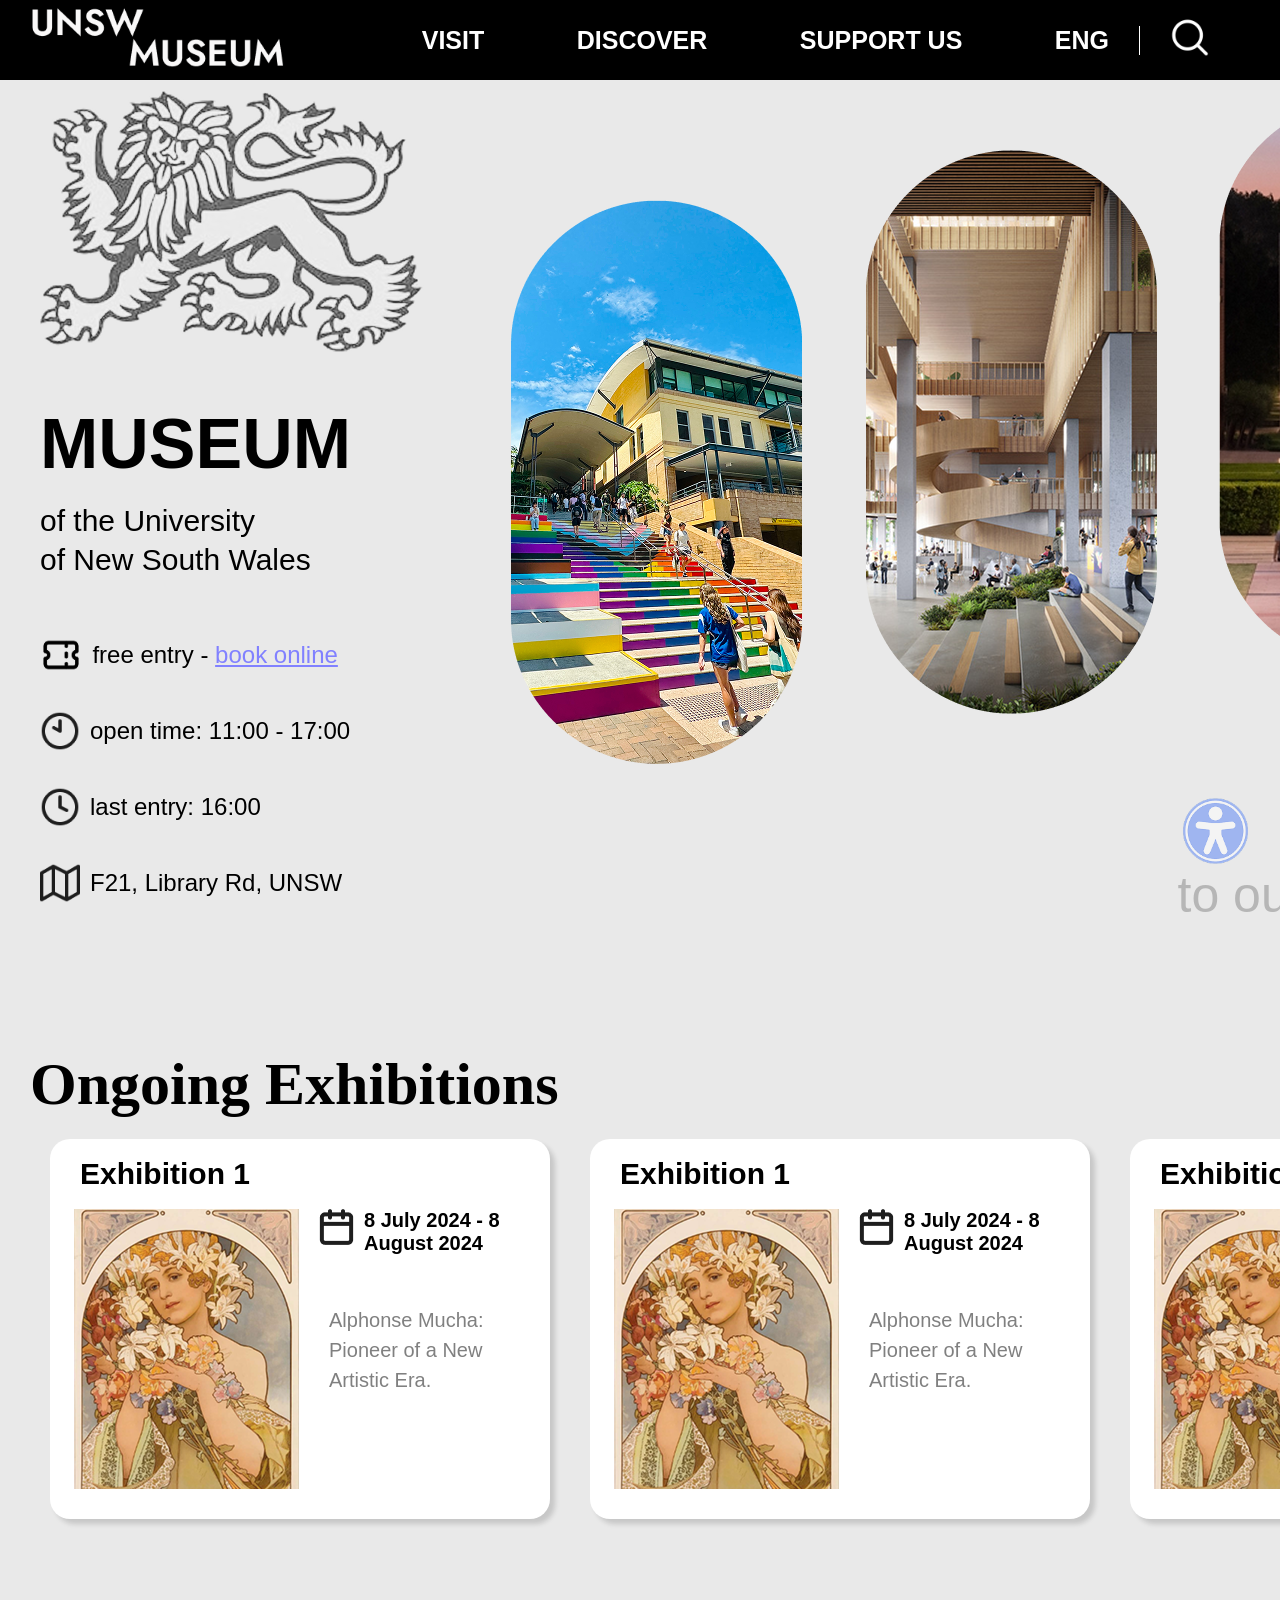
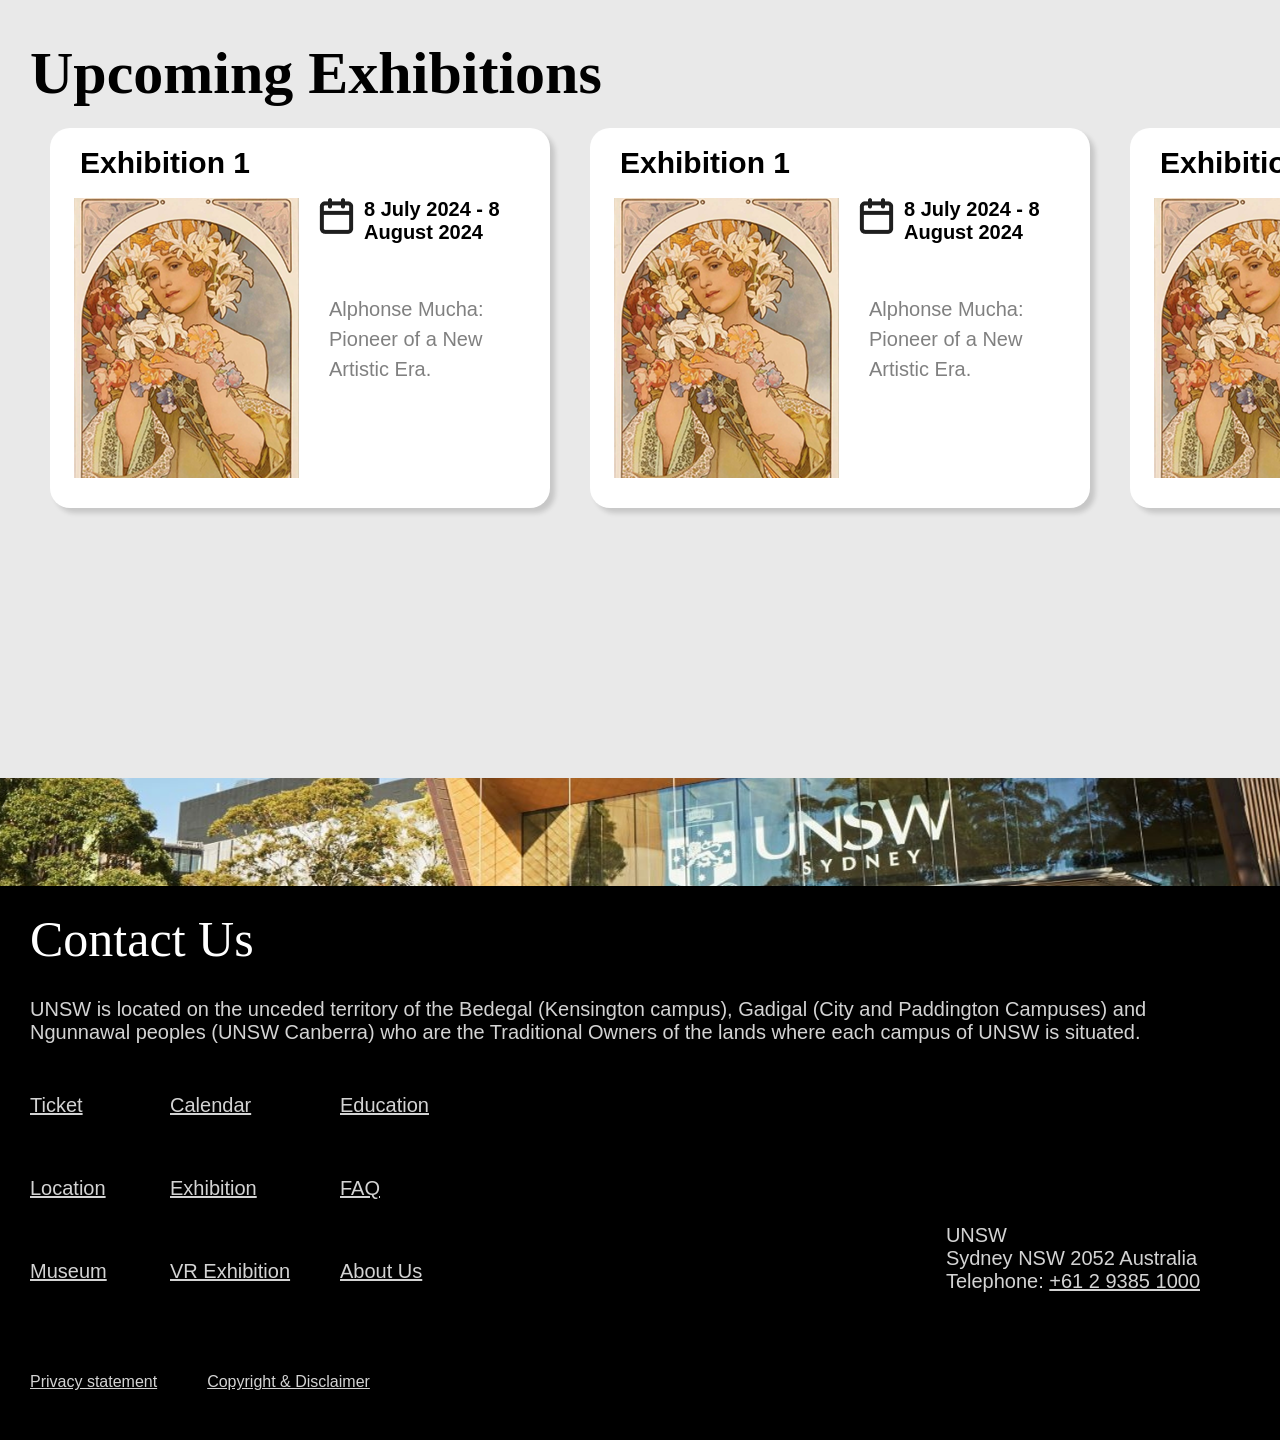
<file: index.html>
<!DOCTYPE html>
<html lang="en">

<head>
  <meta charset="UTF-8">
  <meta name="viewport" content="width=device-width, initial-scale=1.0">
  <title>Home Page</title>
  <!-- <link rel="stylesheet" href="/homepage.css"> -->
  <link rel="stylesheet" href="homepage.css">
</head>

<body>
  <div>
    <div class="home-header">
      <div class="hearder-p">
        <img class="header-logo" src="./image/icon/logo.png" alt="logo">
      </div>
      <div class="hearder-p">
        VISIT
      </div>
      <div class="hearder-p">
        DISCOVER
      </div>
      <div class="hearder-p">
        SUPPORT US
      </div>
      <div class="hearder-p header-search">
        <div class="header-trans">
          ENG
        </div>
        <div>
          <img class="search-bar" src="./image/icon/search.png" alt="search bar">
        </div>
      </div>
    </div>

    <div class="home-welcome">
      <div class="home-welcome-left">
        <div>
          <img src="./image/icon/images-removebg-preview 1.png" alt="">
        </div>
        <div class="home-title">
          <p class="home-title-1">MUSEUM</p>
          <p class="home-title-2">of the University</p>
          <p class="home-title-3">of New South Wales</p>
        </div>
        <div>
          <div class="welcome-p">
            <img src="./image/icon/ticket.png" alt="ticket-icon">
            <p>free entry - <u class="book-link">book online</u></p>
          </div>
          <div class="welcome-p">
            <img src="./image/icon/Clock_open.png" alt="time-icon">
            <p>open time: 11:00 - 17:00</p>
          </div>
          <div class="welcome-p">
            <img src="./image/icon/Clock_close.png" alt="close-time-icon">
            <p>last entry: 16:00</p>
          </div>
          <div class="welcome-p">
            <img src="./image/icon/Map.png" alt="map-icon">
            <p>F21, Library Rd, UNSW</p>
          </div>
        </div>
      </div>
      <div class="home-picture-word">
        <div class="home-picture">
          <div class="home-picture1">
            <img src="./image/icon/home-picture1.png" alt="pic1">
          </div>
          <div class="home-picture2">
            <img src="./image/icon/home-picture2.png" alt="pic2">
          </div>
          <div class="home-picture3">
            <img src="./image/icon/home-picture3.png" alt="pic3">
          </div>
        </div>
        <div class="home-welcome-word">
          <p class="home-welcome-word1">Welcome</p>
          <p class="home-welcome-word2">to our museum</p>
        </div>
      </div>

    </div>



    <div class="home-onging">
      <div class="home-onging-title">
        Ongoing Exhibitions
      </div>
      <div class="home-onging-card">

        <div class="home-onging-card1">
          <div class="home-onging-card1-title">
            Exhibition 1
          </div>
          <div class="home-onging-card1-content">
            <div class="home-onging-card1-picture">
              <img src="./image/icon/exhibition1.png" alt="exhibition">
            </div>
            <div class="home-onging-card1-detail">
              <div class="home-onging-card1-date">
                <img src="./image/icon/calender.png" alt="date">
                <p>8 July 2024 - 8 August 2024</p>
              </div>
              <div class="home-onging-card1-description">
                <p>Alphonse Mucha: Pioneer of a New Artistic Era.</p>
              </div>
            </div>
          </div>
        </div>
<!-- will delete from here -->
        <div class="home-onging-card1">
          <div class="home-onging-card1-title">
            Exhibition 1
          </div>
          <div class="home-onging-card1-content">
            <div class="home-onging-card1-picture">
              <img src="./image/icon/exhibition1.png" alt="exhibition">
            </div>
            <div class="home-onging-card1-detail">
              <div class="home-onging-card1-date">
                <img src="./image/icon/calender.png" alt="date">
                <p>8 July 2024 - 8 August 2024</p>
              </div>
              <div class="home-onging-card1-description">
                <p>Alphonse Mucha: Pioneer of a New Artistic Era.</p>
              </div>
            </div>
          </div>
        </div>
        <div class="home-onging-card1">
          <div class="home-onging-card1-title">
            Exhibition 1
          </div>
          <div class="home-onging-card1-content">
            <div class="home-onging-card1-picture">
              <img src="./image/icon/exhibition1.png" alt="exhibition">
            </div>
            <div class="home-onging-card1-detail">
              <div class="home-onging-card1-date">
                <img src="./image/icon/calender.png" alt="date">
                <p>8 July 2024 - 8 August 2024</p>
              </div>
              <div class="home-onging-card1-description">
                <p>Alphonse Mucha: Pioneer of a New Artistic Era.</p>
              </div>
            </div>
          </div>
        </div>
        <div class="home-onging-card1">
          <div class="home-onging-card1-title">
            Exhibition 1
          </div>
          <div class="home-onging-card1-content">
            <div class="home-onging-card1-picture">
              <img src="./image/icon/exhibition1.png" alt="exhibition">
            </div>
            <div class="home-onging-card1-detail">
              <div class="home-onging-card1-date">
                <img src="./image/icon/calender.png" alt="date">
                <p>8 July 2024 - 8 August 2024</p>
              </div>
              <div class="home-onging-card1-description">
                <p>Alphonse Mucha: Pioneer of a New Artistic Era.</p>
              </div>
            </div>
          </div>
        </div>
        <div class="home-onging-card1">
          <div class="home-onging-card1-title">
            Exhibition 1
          </div>
          <div class="home-onging-card1-content">
            <div class="home-onging-card1-picture">
              <img src="./image/icon/exhibition1.png" alt="exhibition">
            </div>
            <div class="home-onging-card1-detail">
              <div class="home-onging-card1-date">
                <img src="./image/icon/calender.png" alt="date">
                <p>8 July 2024 - 8 August 2024</p>
              </div>
              <div class="home-onging-card1-description">
                <p>Alphonse Mucha: Pioneer of a New Artistic Era.</p>
              </div>
            </div>
          </div>
        </div>
        <div class="home-onging-card1">
          <div class="home-onging-card1-title">
            Exhibition 1
          </div>
          <div class="home-onging-card1-content">
            <div class="home-onging-card1-picture">
              <img src="./image/icon/exhibition1.png" alt="exhibition">
            </div>
            <div class="home-onging-card1-detail">
              <div class="home-onging-card1-date">
                <img src="./image/icon/calender.png" alt="date">
                <p>8 July 2024 - 8 August 2024</p>
              </div>
              <div class="home-onging-card1-description">
                <p>Alphonse Mucha: Pioneer of a New Artistic Era.</p>
              </div>
            </div>
          </div>
        </div>
<!-- will delete until here -->


      </div>
    </div>

    <div class="home-upcoming">
      <div class="home-upcoming-title">
        Upcoming Exhibitions
      </div>
      <div class="home-upcoming-card">
<!-- will delete from here -->
      <div class="home-upcoming-card1">
        <div class="home-upcoming-card1-title">
          Exhibition 1
        </div>
        <div class="home-upcoming-card1-content">
          <div class="home-upcoming-card1-picture">
            <img src="./image/icon/exhibition1.png" alt="exhibition">
          </div>
          <div class="home-upcoming-card1-detail">
            <div class="home-upcoming-card1-date">
              <img src="./image/icon/calender.png" alt="date">
              <p>8 July 2024 - 8 August 2024</p>
            </div>
            <div class="home-upcoming-card1-description">
              <p>Alphonse Mucha: Pioneer of a New Artistic Era.</p>
            </div>
          </div>
        </div>
      </div>
      <div class="home-upcoming-card1">
        <div class="home-upcoming-card1-title">
          Exhibition 1
        </div>
        <div class="home-upcoming-card1-content">
          <div class="home-upcoming-card1-picture">
            <img src="./image/icon/exhibition1.png" alt="exhibition">
          </div>
          <div class="home-upcoming-card1-detail">
            <div class="home-upcoming-card1-date">
              <img src="./image/icon/calender.png" alt="date">
              <p>8 July 2024 - 8 August 2024</p>
            </div>
            <div class="home-upcoming-card1-description">
              <p>Alphonse Mucha: Pioneer of a New Artistic Era.</p>
            </div>
          </div>
        </div>
      </div>
      <div class="home-upcoming-card1">
        <div class="home-upcoming-card1-title">
          Exhibition 1
        </div>
        <div class="home-upcoming-card1-content">
          <div class="home-upcoming-card1-picture">
            <img src="./image/icon/exhibition1.png" alt="exhibition">
          </div>
          <div class="home-upcoming-card1-detail">
            <div class="home-upcoming-card1-date">
              <img src="./image/icon/calender.png" alt="date">
              <p>8 July 2024 - 8 August 2024</p>
            </div>
            <div class="home-upcoming-card1-description">
              <p>Alphonse Mucha: Pioneer of a New Artistic Era.</p>
            </div>
          </div>
        </div>
      </div>
      <div class="home-upcoming-card1">
        <div class="home-upcoming-card1-title">
          Exhibition 1
        </div>
        <div class="home-upcoming-card1-content">
          <div class="home-upcoming-card1-picture">
            <img src="./image/icon/exhibition1.png" alt="exhibition">
          </div>
          <div class="home-upcoming-card1-detail">
            <div class="home-upcoming-card1-date">
              <img src="./image/icon/calender.png" alt="date">
              <p>8 July 2024 - 8 August 2024</p>
            </div>
            <div class="home-upcoming-card1-description">
              <p>Alphonse Mucha: Pioneer of a New Artistic Era.</p>
            </div>
          </div>
        </div>
      </div>

<!-- will delete until here -->
      </div>
    </div>

    <div class="home-footer-image">
      <img src="./image/icon/footer.png" alt="footer image">
    </div>

    <div class="home-footer">

      <div class="home-footer-title">
        Contact Us
      </div>
      <div class="home-footer-content1">
        UNSW is located on the unceded territory of the Bedegal (Kensington campus), Gadigal (City and Paddington Campuses) and Ngunnawal peoples (UNSW Canberra) who are the Traditional Owners of the lands where each campus of UNSW is situated.
      </div>
      <div class="home-footer-content2">
        <div class="home-footer-selector">
          <div class="home-footer-ticket">
            <u>Ticket</u>
          </div>
          <div class="home-footer-calendar">
            <u>Calendar</u>
          </div>
          <div class="home-footer-education">
            <u>Education</u>
          </div>
          <div class="home-footer-location">
            <u>Location</u>
          </div>
          <div class="home-footer-exhibition">
            <u>Exhibition</u>
          </div>
          <div class="home-footer-faq">
            <u>FAQ</u>
          </div>
          <div class="home-footer-museum">
            <u>Museum</u>
          </div>
          <div class="home-footer-vrexhibition">
            <u>VR Exhibition</u>
          </div>
          <div class="home-footer-aboutus">
            <u>About Us</u>
          </div>
        </div>
        <div class="home-footer-contactnum">
          <div>
            UNSW
          </div>
          <div>
            Sydney NSW 2052 Australia
          </div>
          <div>
            Telephone: <u>+61 2 9385 1000</u>
          </div>
        </div>
      </div>
      <div class="home-footer-privacy">
        <div class="privacy-statement">
          <u>Privacy statement</u>
        </div>
        <div class="copyright-disclaimer">
          <u>Copyright & Disclaimer</u>
        </div>
      </div>
    </div>

    <div class="home-accessibility">
      <img src="./image/icon/accessibility.png" alt="accessibility icon">
    </div>
  </div>
</body>

</html>
</file>
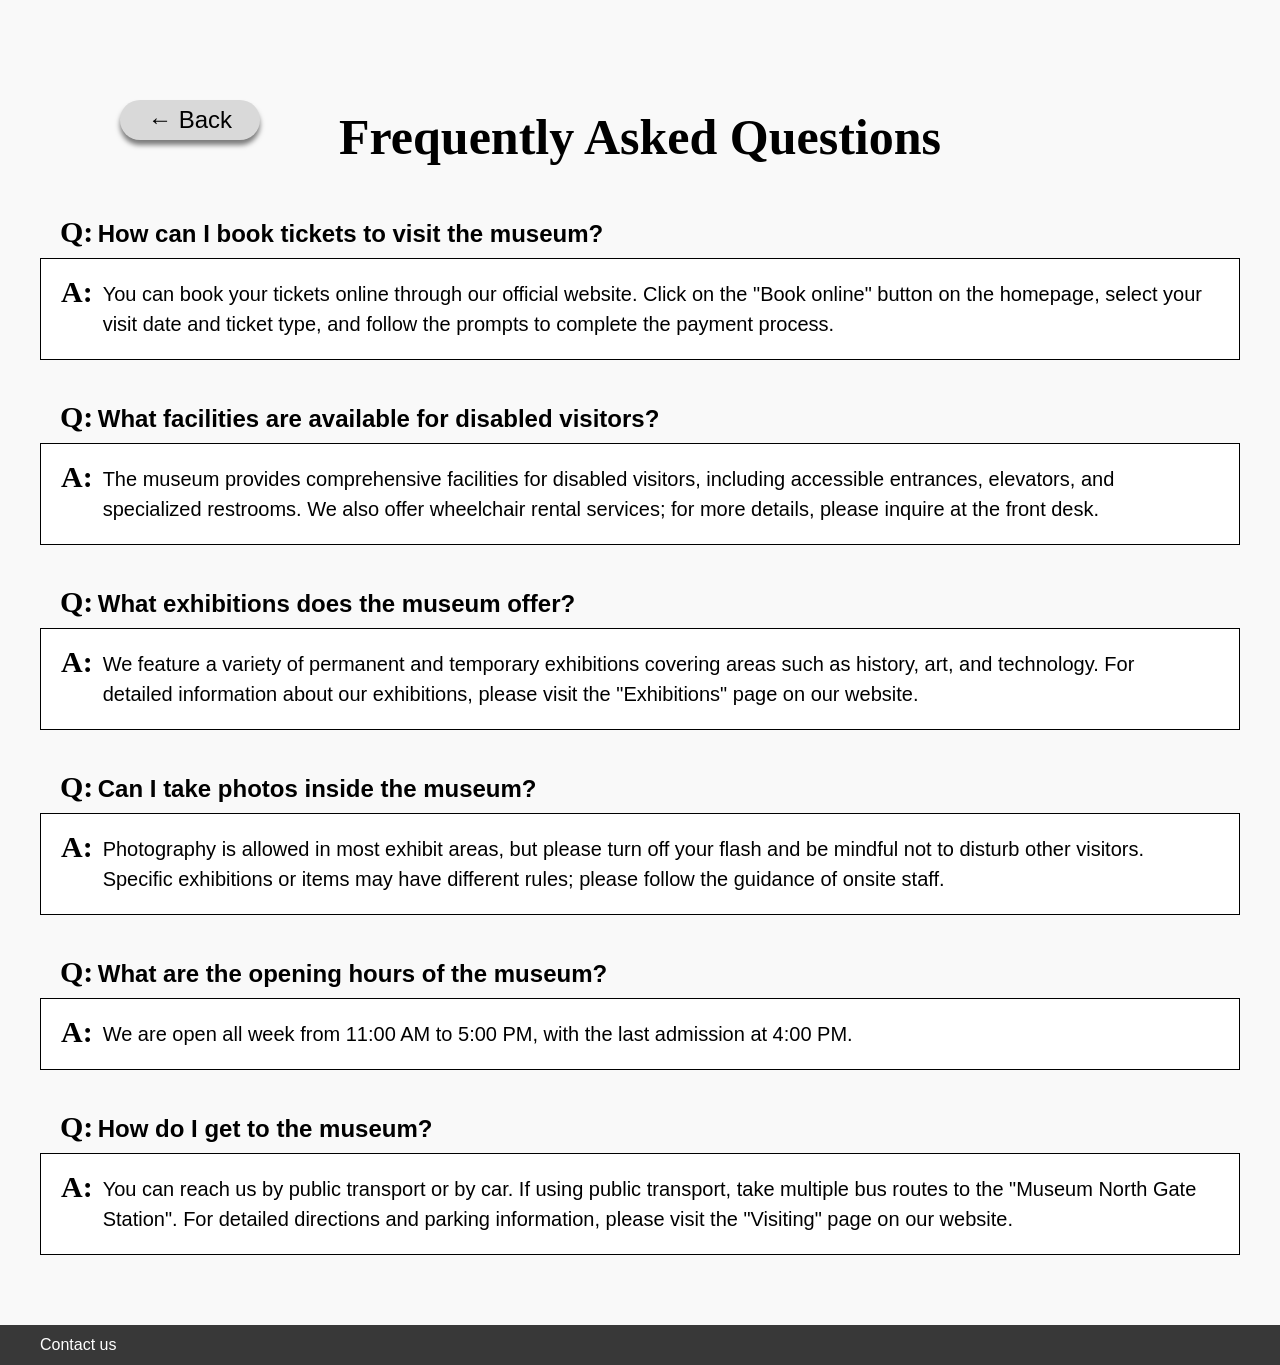
<file: faqPage.html>
<!DOCTYPE html>
<html lang="en">

<head>
  <meta charset="UTF-8">
  <meta name="viewport" content="width=device-width, initial-scale=1.0">
  <link rel="stylesheet" href="./faqPage.css">
  <title>FAQ</title>
</head>

<body>
  <button id="backBtn" class="fixed-btn">← Back</button>
  <div class="title wrapper">
    <h1>Frequently Asked Questions</h1>
  </div>
  <div class="QAList wrapper">
    <div class="QA">
      <div class="Q">
        <i class="left">Q:</i>
        <i class="right">How can I book tickets to visit the museum?</i>
      </div>
      <div class="A">
        <i class="left">A:</i>
        <i class="right">You can book your tickets online through our official website. Click on the "Book online"
          button on the homepage, select your visit date and ticket type, and follow the prompts to complete the payment
          process.</i>
      </div>
    </div>
    <div class="QA">
      <div class="Q">
        <i class="left">Q:</i>
        <i class="right">What facilities are available for disabled visitors?</i>
      </div>
      <div class="A">
        <i class="left">A:</i>
        <i class="right">
          The museum provides comprehensive facilities for disabled visitors, including accessible entrances, elevators,
          and specialized restrooms. We also offer wheelchair rental services; for more details, please inquire at the
          front
          desk.
      </div>
    </div>
    <div class="QA">
      <div class="Q">
        <i class="left">Q:</i>
        <i class="right">What exhibitions does the museum offer?</i>
      </div>
      <div class="A">
        <i class="left">A:</i>
        <i class="right">We feature a variety of permanent and temporary exhibitions covering areas such as history,
          art, and technology. For detailed information about our exhibitions, please visit the "Exhibitions" page on
          our website.</i>
      </div>
    </div>
    <div class="QA">
      <div class="Q">
        <i class="left">Q:</i>
        <i class="right">Can I take photos inside the museum?</i>
      </div>
      <div class="A">
        <i class="left">A:</i>
        <i class="right">
          Photography is allowed in most exhibit areas, but please turn off your flash and be mindful not to disturb
          other visitors. Specific exhibitions or items may have different rules; please follow the guidance of onsite
          staff.
      </div>
    </div>
    <div class="QA">
      <div class="Q">
        <i class="left">Q:</i>
        <i class="right">What are the opening hours of the museum?</i>
      </div>
      <div class="A">
        <i class="left">A:</i>
        <i class="right">We are open all week from 11:00 AM to 5:00 PM, with the last admission at 4:00 PM.</i>
      </div>
    </div>
    <div class="QA">
      <div class="Q">
        <i class="left">Q:</i>
        <i class="right">How do I get to the museum?</i>
      </div>
      <div class="A">
        <i class="left">A:</i>
        <i class="right">You can reach us by public transport or by car. If using public transport, take multiple bus
          routes to the "Museum North Gate Station". For detailed directions and parking information, please visit the
          "Visiting" page on our website.</i>
      </div>
    </div>
  </div>
  <div class="footer">
    <div class="wrapper">
      <a class="txt" href="#">Contact us</a>
    </div>
  </div>
</body>

</html>
</file>
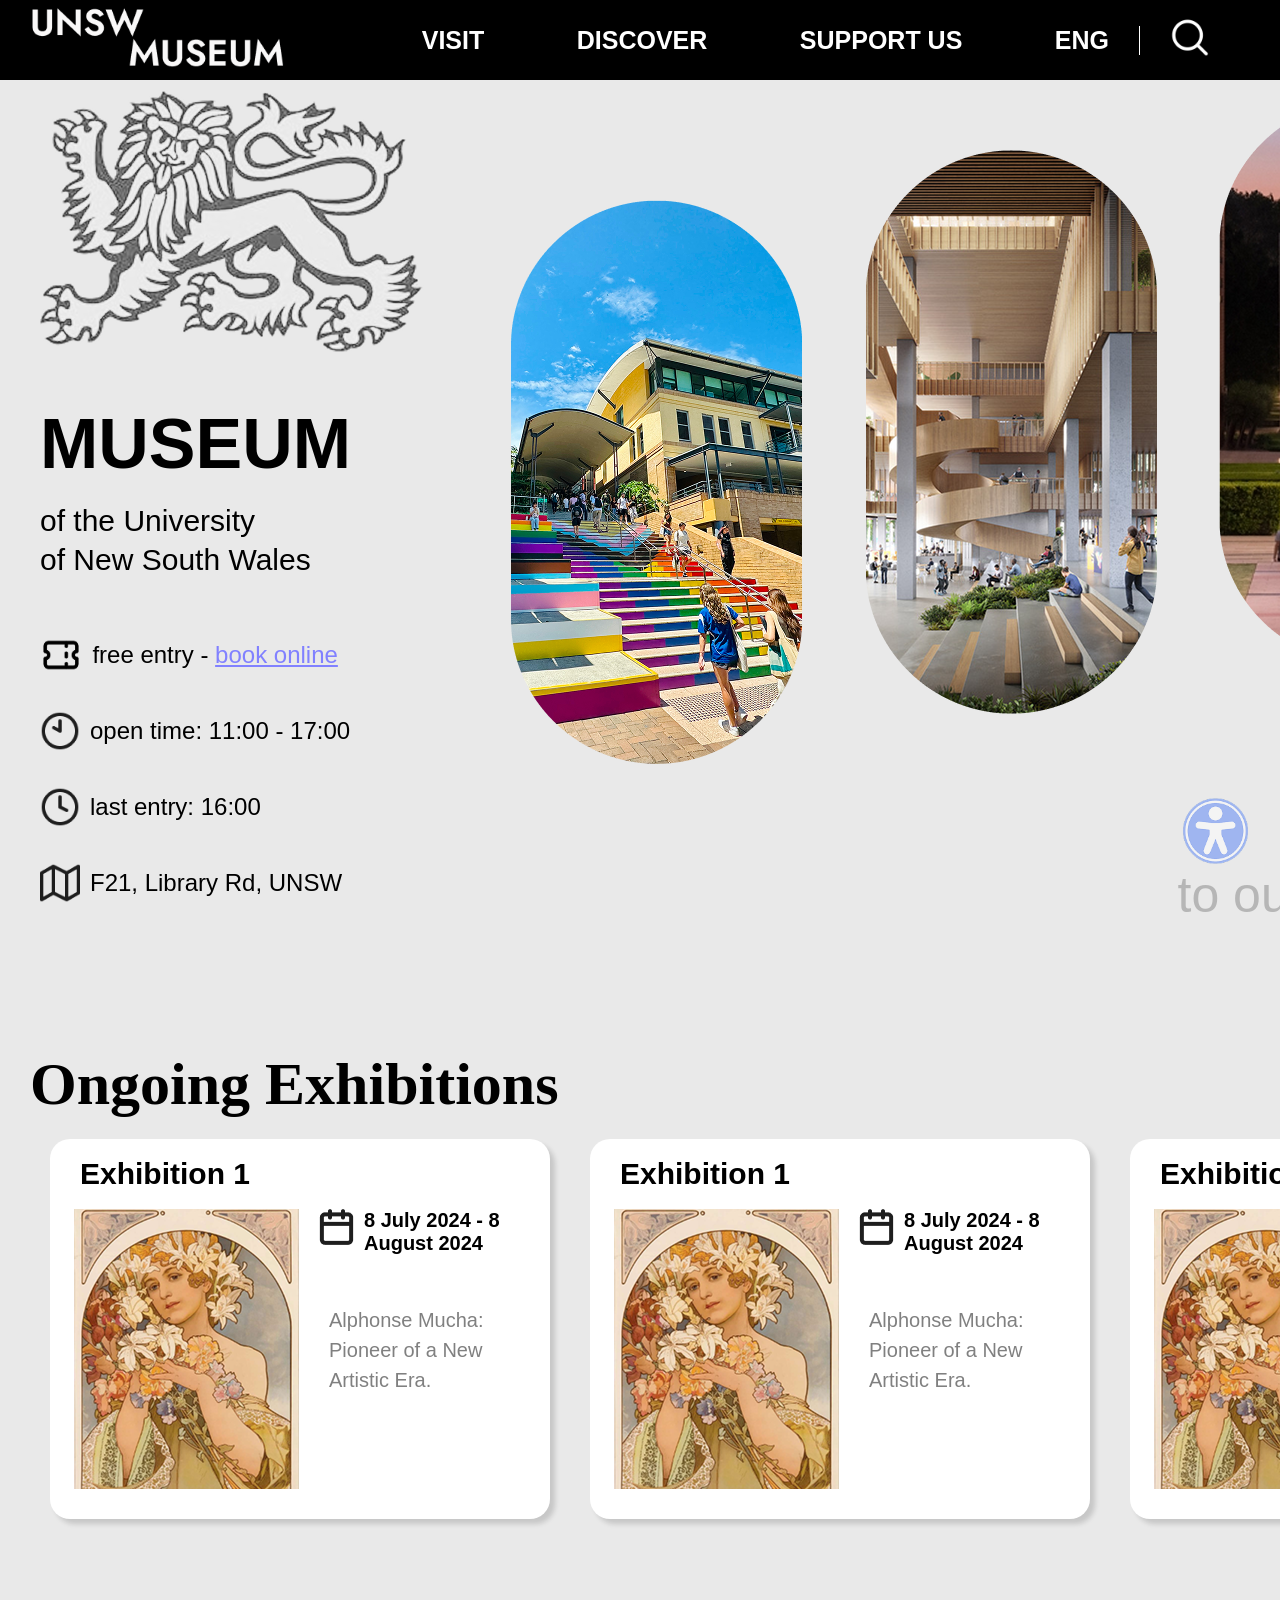
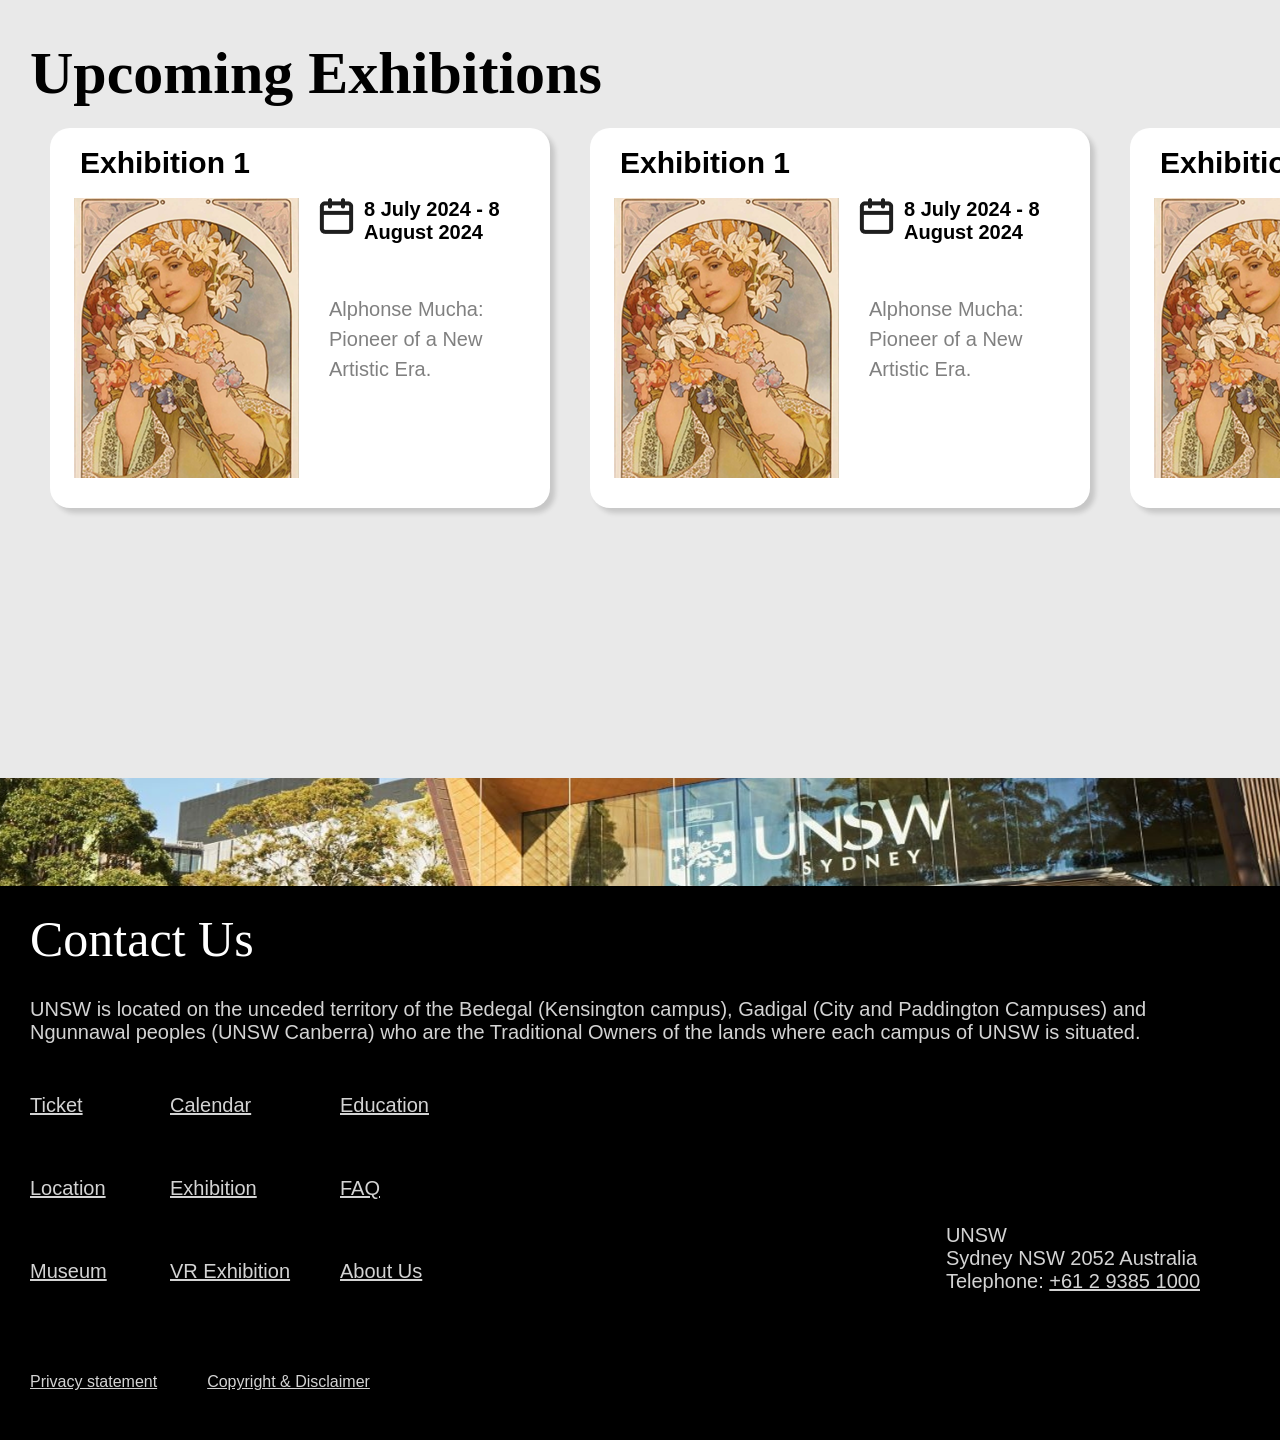
<file: homePage.html>
<!DOCTYPE html>
<html lang="en">

<head>
  <meta charset="UTF-8">
  <meta name="viewport" content="width=device-width, initial-scale=1.0">
  <title>Home Page</title>
  <link rel="stylesheet" href="/homepage.css">
</head>

<body>
  <div>
    <div class="home-header">
      <div class="hearder-p">
        <img class="header-logo" src="./image/icon/logo.png" alt="logo">
      </div>
      <div class="hearder-p">
        VISIT
      </div>
      <div class="hearder-p">
        DISCOVER
      </div>
      <div class="hearder-p">
        SUPPORT US
      </div>
      <div class="hearder-p header-search">
        <div class="header-trans">
          ENG
        </div>
        <div>
          <img class="search-bar" src="./image/icon/search.png" alt="search bar">
        </div>
      </div>
    </div>

    <div class="home-welcome">
      <div class="home-welcome-left">
        <div>
          <img src="./image/icon/images-removebg-preview 1.png" alt="">
        </div>
        <div class="home-title">
          <p class="home-title-1">MUSEUM</p>
          <p class="home-title-2">of the University</p>
          <p class="home-title-3">of New South Wales</p>
        </div>
        <div>
          <div class="welcome-p">
            <img src="./image/icon/ticket.png" alt="ticket-icon">
            <p>free entry - <u class="book-link">book online</u></p>
          </div>
          <div class="welcome-p">
            <img src="./image/icon/Clock_open.png" alt="time-icon">
            <p>open time: 11:00 - 17:00</p>
          </div>
          <div class="welcome-p">
            <img src="./image/icon/Clock_close.png" alt="close-time-icon">
            <p>last entry: 16:00</p>
          </div>
          <div class="welcome-p">
            <img src="./image/icon/Map.png" alt="map-icon">
            <p>F21, Library Rd, UNSW</p>
          </div>
        </div>
      </div>
      <div class="home-picture-word">
        <div class="home-picture">
          <div class="home-picture1">
            <img src="./image/icon/home-picture1.png" alt="pic1">
          </div>
          <div class="home-picture2">
            <img src="./image/icon/home-picture2.png" alt="pic2">
          </div>
          <div class="home-picture3">
            <img src="./image/icon/home-picture3.png" alt="pic3">
          </div>
        </div>
        <div class="home-welcome-word">
          <p class="home-welcome-word1">Welcome</p>
          <p class="home-welcome-word2">to our museum</p>
        </div>
      </div>

    </div>



    <div class="home-onging">
      <div class="home-onging-title">
        Ongoing Exhibitions
      </div>
      <div class="home-onging-card">

        <div class="home-onging-card1">
          <div class="home-onging-card1-title">
            Exhibition 1
          </div>
          <div class="home-onging-card1-content">
            <div class="home-onging-card1-picture">
              <img src="./image/icon/exhibition1.png" alt="exhibition">
            </div>
            <div class="home-onging-card1-detail">
              <div class="home-onging-card1-date">
                <img src="./image/icon/calender.png" alt="date">
                <p>8 July 2024 - 8 August 2024</p>
              </div>
              <div class="home-onging-card1-description">
                <p>Alphonse Mucha: Pioneer of a New Artistic Era.</p>
              </div>
            </div>
          </div>
        </div>
<!-- will delete from here -->
        <div class="home-onging-card1">
          <div class="home-onging-card1-title">
            Exhibition 1
          </div>
          <div class="home-onging-card1-content">
            <div class="home-onging-card1-picture">
              <img src="./image/icon/exhibition1.png" alt="exhibition">
            </div>
            <div class="home-onging-card1-detail">
              <div class="home-onging-card1-date">
                <img src="./image/icon/calender.png" alt="date">
                <p>8 July 2024 - 8 August 2024</p>
              </div>
              <div class="home-onging-card1-description">
                <p>Alphonse Mucha: Pioneer of a New Artistic Era.</p>
              </div>
            </div>
          </div>
        </div>
        <div class="home-onging-card1">
          <div class="home-onging-card1-title">
            Exhibition 1
          </div>
          <div class="home-onging-card1-content">
            <div class="home-onging-card1-picture">
              <img src="./image/icon/exhibition1.png" alt="exhibition">
            </div>
            <div class="home-onging-card1-detail">
              <div class="home-onging-card1-date">
                <img src="./image/icon/calender.png" alt="date">
                <p>8 July 2024 - 8 August 2024</p>
              </div>
              <div class="home-onging-card1-description">
                <p>Alphonse Mucha: Pioneer of a New Artistic Era.</p>
              </div>
            </div>
          </div>
        </div>
        <div class="home-onging-card1">
          <div class="home-onging-card1-title">
            Exhibition 1
          </div>
          <div class="home-onging-card1-content">
            <div class="home-onging-card1-picture">
              <img src="./image/icon/exhibition1.png" alt="exhibition">
            </div>
            <div class="home-onging-card1-detail">
              <div class="home-onging-card1-date">
                <img src="./image/icon/calender.png" alt="date">
                <p>8 July 2024 - 8 August 2024</p>
              </div>
              <div class="home-onging-card1-description">
                <p>Alphonse Mucha: Pioneer of a New Artistic Era.</p>
              </div>
            </div>
          </div>
        </div>
        <div class="home-onging-card1">
          <div class="home-onging-card1-title">
            Exhibition 1
          </div>
          <div class="home-onging-card1-content">
            <div class="home-onging-card1-picture">
              <img src="./image/icon/exhibition1.png" alt="exhibition">
            </div>
            <div class="home-onging-card1-detail">
              <div class="home-onging-card1-date">
                <img src="./image/icon/calender.png" alt="date">
                <p>8 July 2024 - 8 August 2024</p>
              </div>
              <div class="home-onging-card1-description">
                <p>Alphonse Mucha: Pioneer of a New Artistic Era.</p>
              </div>
            </div>
          </div>
        </div>
        <div class="home-onging-card1">
          <div class="home-onging-card1-title">
            Exhibition 1
          </div>
          <div class="home-onging-card1-content">
            <div class="home-onging-card1-picture">
              <img src="./image/icon/exhibition1.png" alt="exhibition">
            </div>
            <div class="home-onging-card1-detail">
              <div class="home-onging-card1-date">
                <img src="./image/icon/calender.png" alt="date">
                <p>8 July 2024 - 8 August 2024</p>
              </div>
              <div class="home-onging-card1-description">
                <p>Alphonse Mucha: Pioneer of a New Artistic Era.</p>
              </div>
            </div>
          </div>
        </div>
<!-- will delete until here -->


      </div>
    </div>

    <div class="home-upcoming">
      <div class="home-upcoming-title">
        Upcoming Exhibitions
      </div>
      <div class="home-upcoming-card">
<!-- will delete from here -->
      <div class="home-upcoming-card1">
        <div class="home-upcoming-card1-title">
          Exhibition 1
        </div>
        <div class="home-upcoming-card1-content">
          <div class="home-upcoming-card1-picture">
            <img src="./image/icon/exhibition1.png" alt="exhibition">
          </div>
          <div class="home-upcoming-card1-detail">
            <div class="home-upcoming-card1-date">
              <img src="./image/icon/calender.png" alt="date">
              <p>8 July 2024 - 8 August 2024</p>
            </div>
            <div class="home-upcoming-card1-description">
              <p>Alphonse Mucha: Pioneer of a New Artistic Era.</p>
            </div>
          </div>
        </div>
      </div>
      <div class="home-upcoming-card1">
        <div class="home-upcoming-card1-title">
          Exhibition 1
        </div>
        <div class="home-upcoming-card1-content">
          <div class="home-upcoming-card1-picture">
            <img src="./image/icon/exhibition1.png" alt="exhibition">
          </div>
          <div class="home-upcoming-card1-detail">
            <div class="home-upcoming-card1-date">
              <img src="./image/icon/calender.png" alt="date">
              <p>8 July 2024 - 8 August 2024</p>
            </div>
            <div class="home-upcoming-card1-description">
              <p>Alphonse Mucha: Pioneer of a New Artistic Era.</p>
            </div>
          </div>
        </div>
      </div>
      <div class="home-upcoming-card1">
        <div class="home-upcoming-card1-title">
          Exhibition 1
        </div>
        <div class="home-upcoming-card1-content">
          <div class="home-upcoming-card1-picture">
            <img src="./image/icon/exhibition1.png" alt="exhibition">
          </div>
          <div class="home-upcoming-card1-detail">
            <div class="home-upcoming-card1-date">
              <img src="./image/icon/calender.png" alt="date">
              <p>8 July 2024 - 8 August 2024</p>
            </div>
            <div class="home-upcoming-card1-description">
              <p>Alphonse Mucha: Pioneer of a New Artistic Era.</p>
            </div>
          </div>
        </div>
      </div>
      <div class="home-upcoming-card1">
        <div class="home-upcoming-card1-title">
          Exhibition 1
        </div>
        <div class="home-upcoming-card1-content">
          <div class="home-upcoming-card1-picture">
            <img src="./image/icon/exhibition1.png" alt="exhibition">
          </div>
          <div class="home-upcoming-card1-detail">
            <div class="home-upcoming-card1-date">
              <img src="./image/icon/calender.png" alt="date">
              <p>8 July 2024 - 8 August 2024</p>
            </div>
            <div class="home-upcoming-card1-description">
              <p>Alphonse Mucha: Pioneer of a New Artistic Era.</p>
            </div>
          </div>
        </div>
      </div>

<!-- will delete until here -->
      </div>
    </div>

    <div class="home-footer-image">
      <img src="./image/icon/footer.png" alt="footer image">
    </div>

    <div class="home-footer">

      <div class="home-footer-title">
        Contact Us
      </div>
      <div class="home-footer-content1">
        UNSW is located on the unceded territory of the Bedegal (Kensington campus), Gadigal (City and Paddington Campuses) and Ngunnawal peoples (UNSW Canberra) who are the Traditional Owners of the lands where each campus of UNSW is situated.
      </div>
      <div class="home-footer-content2">
        <div class="home-footer-selector">
          <div class="home-footer-ticket">
            <u>Ticket</u>
          </div>
          <div class="home-footer-calendar">
            <u>Calendar</u>
          </div>
          <div class="home-footer-education">
            <u>Education</u>
          </div>
          <div class="home-footer-location">
            <u>Location</u>
          </div>
          <div class="home-footer-exhibition">
            <u>Exhibition</u>
          </div>
          <div class="home-footer-faq">
            <u>FAQ</u>
          </div>
          <div class="home-footer-museum">
            <u>Museum</u>
          </div>
          <div class="home-footer-vrexhibition">
            <u>VR Exhibition</u>
          </div>
          <div class="home-footer-aboutus">
            <u>About Us</u>
          </div>
        </div>
        <div class="home-footer-contactnum">
          <div>
            UNSW
          </div>
          <div>
            Sydney NSW 2052 Australia
          </div>
          <div>
            Telephone: <u>+61 2 9385 1000</u>
          </div>
        </div>
      </div>
      <div class="home-footer-privacy">
        <div class="privacy-statement">
          <u>Privacy statement</u>
        </div>
        <div class="copyright-disclaimer">
          <u>Copyright & Disclaimer</u>
        </div>
      </div>
    </div>

    <div class="home-accessibility">
      <img src="./image/icon/accessibility.png" alt="accessibility icon">
    </div>
  </div>
</body>

</html>
</file>
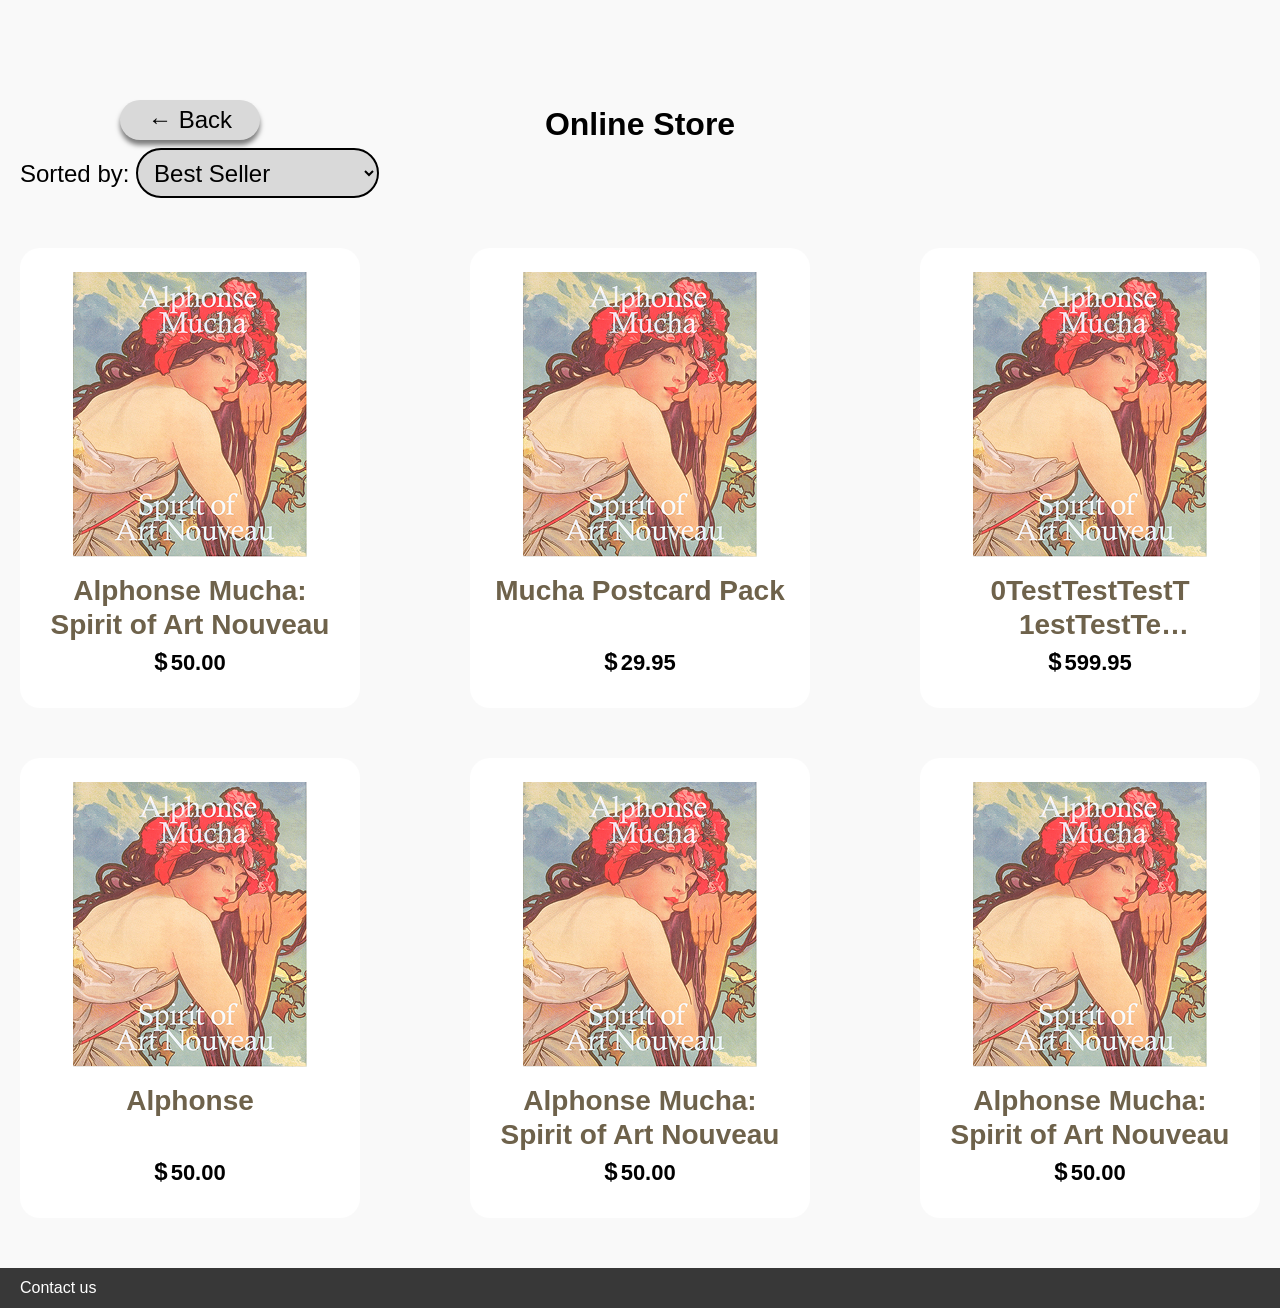
<file: OnlineShop.html>
<!DOCTYPE html>
<html lang="en">

<head>
  <meta charset="UTF-8">
  <meta name="viewport" content="width=device-width, initial-scale=1.0">
  <link rel="stylesheet" href="./OnlineShop.css">
  <title>Online Shop</title>
</head>

<body>
  <button id="backBtn" class="fixed-btn">← Back</button>
  <div class="title wrapper">
    <h1>Online Store</h1>
  </div>
  <div class="dropdown wrapper">
    <span class="sort-label">Sorted by:</span>
    <select class="sort-select">
      <option>Best Seller</option>
      <option>Price: Low to High</option>
      <option>Price: High to Low</option>
      <option>Newest Arrivals</option>
    </select>
  </div>
  <div class="bd wrapper">
    <ul class="card">
      <li>
        <a href="#">
          <div class="pic"><img src="./image/OnlineShop/image1.png" alt=""></div>
          <div class="txt">
            <h4>Alphonse Mucha: Spirit of Art Nouveau</h4>
            <p>$<span>50.00</span></p>
          </div>
        </a>
      </li>
      <li>
        <a href="#">
          <div class="pic"><img src="./image/OnlineShop/image1.png" alt=""></div>
          <div class="txt">
            <h4>Mucha Postcard Pack</h4>
            <p>$<span>29.95</span></p>
          </div>
        </a>
      </li>
      <li>
        <a href="#">
          <div class="pic"><img src="./image/OnlineShop/image1.png" alt=""></div>
          <div class="txt">
            <h4>0TestTestTestT 1estTestTe 2'stTestTest TestTestTest33333 333Test 3TestTest TestTest4 1 2 3 4
              5 6 7 8 9 </h4>
            <p>$<span>599.95</span></p>
          </div>
        </a>
      </li>
      <li>
        <a href="#">
          <div class="pic"><img src="./image/OnlineShop/image1.png" alt=""></div>
          <div class="txt">
            <h4>Alphonse</h4>
            <p>$<span>50.00</span></p>
          </div>
        </a>
      </li>
      <li>
        <a href="#">
          <div class="pic"><img src="./image/OnlineShop/image1.png" alt=""></div>
          <div class="txt">
            <h4>Alphonse Mucha: Spirit of Art Nouveau</h4>
            <p>$<span>50.00</span></p>
          </div>
        </a>
      </li>
      <li>
        <a href="#">
          <div class="pic"><img src="./image/OnlineShop/image1.png" alt=""></div>
          <div class="txt">
            <h4>Alphonse Mucha: Spirit of Art Nouveau</h4>
            <p>$<span>50.00</span></p>
          </div>
        </a>
      </li>
    </ul>
  </div>
  <div class="footer">
    <div class="wrapper">
      <a class="txt" href="#">Contact us</a>
    </div>
  </div>
</body>

</html>
</file>
<file: homepage.css>
body {
	font-family: Arial, Helvetica, sans-serif;
  background-color: rgb(233, 233, 233);
  margin: 0;
}

@media(max-width:1600px) {
  .home-header {
    background-color: black;
    height: 80px;
    position: fixed;
    top: 0;
    left: 0;
    right: 0;
    display: flex;
    flex-direction: row;
    justify-content: space-between;
    align-items: center;
    font-size: 25px;
    font-weight: bold;
    font-family: Arial, Helvetica, sans-serif;
    min-width: 1024px;
  }

  .search-bar{
    height: 40px;
    margin: auto 70px auto 30px;
  }

  .hearder-p {
    color: white;
    cursor: pointer;
      
  }

  .header-logo {
    height: 70px;
    margin: 10px 20px auto 30px;
  }

  .header-search {
    display: flex;
    flex-direction: row;
    justify-content: center;
    /* align-self: center; */
  }
  .header-trans {
    align-self: center;
    /* margin: auto 20px auto 20px; */
    padding-right: 30px;
    border-right: 1px solid white;
  }

  .home-welcome {
    margin-top: 80px;
    margin-left: 30px;
    display: grid;
    grid-template-columns: 1fr 3fr;
  }

  .home-title {

    margin: 40px 10px;
  }

  .home-title-1 {
    font-size: 70px;
    font-weight: bold;
    margin:20px auto;
    font-family:'Franklin Gothic Medium', 'Arial Narrow', Arial, sans-serif;
  }

  .home-title-2,
  .home-title-3 {
    font-size: 30px;
    font-family: Arial, Helvetica, sans-serif;
    margin:5px auto;
  }

  .welcome-p {
    display: flex;
    width: 350px;
    flex-direction: row;
    font-size: 24px;
    justify-content: left;
    align-items: center;
    margin-left: 10px;
  }

  .welcome-p img {
    margin-right:10px;
    height: 40px;
  }

  .welcome-p u {
    color: rgb(129, 129, 255);
    cursor: pointer;
  }

  .home-picture {
    display: flex;
    flex-direction: row;
    justify-content: space-between;
    align-items: space-between;
    width: 1000px;
    height: 700px;
    margin-left: 80px;

  }

  .home-picture1 {
    margin-top: 120px;
  }
  .home-picture2 {
    margin-top: 70px;
  }
  .home-picture3 {
    padding-top: 20px;
  }

  .home-picture-word {
    color: rgb(182, 182, 182);
    display: flex;
    flex-direction: column;
    font-size: 50px;
    line-height: 10px;
    align-items: end;
    margin-right: 50px;
  }

  .home-welcome-word1 {
    margin-left: 120px;
  }

  .home-onging,
  .home-upcoming {
    margin-left: 30px;
  }

  .home-onging-title, 
  .home-upcoming-title {
    font-size: 60px;
    font-family: Georgia, 'Times New Roman', Times, serif;
    font-weight: bold;
    margin-top: 100px;
  }

  .home-onging-card,
  .home-upcoming-card {
    display: flex;
    flex-direction: row;
    overflow-x: scroll;
    overflow-y: hidden;
    /* width: 2000px; */
    /* white-space: nowrap; */
  }

  .home-onging-card1,
  .home-upcoming-card1 {
    background-color: rgb(255, 255, 255);
    height: 380px;
    min-width: 500px;
    max-width: 500px;
    border-radius: 20px;
    margin: 20px;
    /* display: flex;
    flex-direction: column; */
    box-shadow: 5px 5px 5px rgba(0, 0, 0, 0.15);
    display: inline-block;
    cursor: pointer;
  }

  .home-onging-card1-content,
  .home-upcoming-card1-content {
    display: flex;
    flex-direction: row;
    margin: 0 24px;
    /* justify-content: space-between; */
  }

  .home-onging-card1-title,
  .home-upcoming-card1-title {
    font-size: 30px;
    font-weight: bold;
    margin: 18px 30px;
  }

  .home-onging-card1-date,
  .home-upcoming-card1-date {
    display: flex;
    flex-direction: row;
    margin-left: 20px;
  }

  .home-onging-card1-date img,
  .home-upcoming-card1-date img {
    height: fit-content;
  }

  .home-onging-card1-date p,
  .home-upcoming-card1-date p {
    margin-top: 0;
    margin-left: 10px;
    font-size: 20px;
    font-weight: bold;
  }

  .home-onging-card1-description,
  .home-upcoming-card1-description {
    margin: 30px;
    font-size: 20px;
    color: grey;
    line-height: 30px;
  }

  .home-footer-image {
    margin-top: 250px;
  }

  .home-footer-image img {
    width: 100%;
    height: fit-content;
    margin-bottom: -10px;
  }

  .home-footer {
    height: 500px;
    background-color: black;
    margin: 0;
    color: white;
    padding: 30px;
  }

  .home-footer-title {
    font-size: 50px;
    font-family: Georgia, 'Times New Roman', Times, serif;
    margin-bottom: 30px;
  }

  .home-footer-content1,
  .home-footer-content2 {
    font-size: 20px;
    font-family: Arial, Helvetica, sans-serif;
    color: rgb(211, 211, 211);
  }

  .home-footer-content2 {
    display: flex;
    flex-direction: row;
    justify-content: space-between;
  }

  .home-footer-selector {
    display: grid;
    grid-template-columns: 120px 150px 150px;
    row-gap: 50px;
    margin-top: 50px;
    column-gap: 20px;
    cursor: pointer;
  }

  .home-footer-contactnum {
    margin-top: 180px;
    margin-right: 50px;
  }

  .home-footer-contactnum u {
    cursor: pointer;
  }

  .home-footer-privacy {
    display: flex;
    flex-direction: row;
  }

  .privacy-statement,
  .copyright-disclaimer {
    font-size: 16px;
    font-family: Arial, Helvetica, sans-serif;
    color: rgb(211, 211, 211);
    margin: 80px 50px 0 0;
  }

  .home-footer-ticket,
  .home-footer-calendar,
  .home-footer-education,
  .home-footer-location,
  .home-footer-exhibition,
  .home-footer-faq,
  .home-footer-museum,
  .home-footer-vrexhibition,
  .home-footer-aboutus,
  .home-footer-privacy {
    cursor: pointer;
  }

  .home-accessibility {
    position: fixed;
    bottom: 30px;
    right: 30px;
    
  }
  .home-accessibility img {
    cursor: pointer;
    height: 70px;
    opacity: 0.5
  }
  .home-accessibility :hover {
    opacity: 1;
  }
}

@media (min-width:1600px) and (max-width:2000px) {
  .home-header {
    background-color: black;
    height: 80px;
    position: fixed;
    top: 0;
    left: 0;
    right: 0;
    display: flex;
    flex-direction: row;
    justify-content: space-between;
    align-items: center;
    font-size: 25px;
    font-weight: bold;
    font-family: Arial, Helvetica, sans-serif;
  }

  .search-bar{
    height: 40px;
    margin: auto 70px auto 30px;
  }

  .hearder-p {
    color: white;
    cursor: pointer;
      
  }

  .header-logo {
    height: 70px;
    margin: 10px 20px auto 30px;
  }

  .header-search {
    display: flex;
    flex-direction: row;
    justify-content: center;
    /* align-self: center; */
  }
  .header-trans {
    align-self: center;
    /* margin: auto 20px auto 20px; */
    padding-right: 30px;
    border-right: 1px solid white;
  }

  .home-welcome {
    margin-top: 80px;
    margin-left: 30px;
    display: grid;
    grid-template-columns: 1fr 2fr;
  }


  .home-title {
    margin: 40px 10px;
  }

  .home-title-1 {
    font-size: 120px;
    font-weight: bold;
    margin:20px auto;
    font-family:'Franklin Gothic Medium', 'Arial Narrow', Arial, sans-serif;
  }

  .home-title-2,
  .home-title-3 {
    font-size: 60px;
    font-family: Arial, Helvetica, sans-serif;
    margin:5px auto;
  }

  .welcome-p {
    display: flex;
    width: 550px;
    flex-direction: row;
    font-size: 34px;
    justify-content: left;
    align-items: center;
    margin-left: 10px;
  }

  .welcome-p img {
    margin-right:10px;
    height: 40px;
  }

  .welcome-p u {
    color: rgb(129, 129, 255);
    cursor: pointer;
  }

  .home-picture-word {
    color: rgb(182, 182, 182);
    display: flex;
    flex-direction: column;
    font-size: 50px;
    line-height: 10px;
    align-items: end;
    margin-right: 50px;

  }
  .home-welcome-left {
    min-width: 570px;
  }
  .home-picture {
    flex: 5;
    display: flex;
    flex-direction: row;
    justify-content: center;
    justify-content: space-between;
    align-items: start;
    /* width: 1000px;
    height: 900px; */
    margin-left: 80px;
    width: 100%;
    max-width: 100%;
    /* min-width: 1100px; */
    /* min-width: 1000px; */
    height: auto;
    column-gap: 40px;
  }
  .home-picture img {
    object-fit: cover;
    flex: 1;
    max-width: 100%;
    height: 100%;
  }
  .home-picture1 {
    margin-top: 120px;
    width: 30%;
    height: 70%;

  }
  .home-picture2 {
    margin-top: 70px;
    width: 30%;
    height: 70%;
  }
  .home-picture3 {
    padding-top: 20px;
    width: 30%;
    height: 70%;
  }


  .home-welcome-word {
    flex: 1;
  }
  .home-welcome-word1 {
    margin-left: 120px;
  }

  .home-onging,
  .home-upcoming {
    margin-left: 30px;
  }

  .home-onging-title, 
  .home-upcoming-title {
    font-size: 60px;
    font-family: Georgia, 'Times New Roman', Times, serif;
    font-weight: bold;
    margin-top: 100px;
  }

  .home-onging-card,
  .home-upcoming-card {
    display: flex;
    flex-direction: row;
    overflow-x: scroll;
    overflow-y: hidden;
    /* width: 2000px; */
    /* white-space: nowrap; */
  }

  .home-onging-card1,
  .home-upcoming-card1 {
    background-color: rgb(255, 255, 255);
    height: 380px;
    min-width: 500px;
    max-width: 500px;
    border-radius: 20px;
    margin: 20px;
    /* display: flex;
    flex-direction: column; */
    box-shadow: 5px 5px 5px rgba(0, 0, 0, 0.15);
    display: inline-block;
    cursor: pointer;
  }

  .home-onging-card1-content,
  .home-upcoming-card1-content {
    display: flex;
    flex-direction: row;
    margin: 0 24px;
    /* justify-content: space-between; */
  }

  .home-onging-card1-title,
  .home-upcoming-card1-title {
    font-size: 30px;
    font-weight: bold;
    margin: 18px 30px;
  }

  .home-onging-card1-date,
  .home-upcoming-card1-date {
    display: flex;
    flex-direction: row;
    margin-left: 20px;
  }

  .home-onging-card1-date img,
  .home-upcoming-card1-date img {
    height: fit-content;
  }

  .home-onging-card1-date p,
  .home-upcoming-card1-date p {
    margin-top: 0;
    margin-left: 10px;
    font-size: 20px;
    font-weight: bold;
  }

  .home-onging-card1-description,
  .home-upcoming-card1-description {
    margin: 30px;
    font-size: 20px;
    color: grey;
    line-height: 30px;
  }

  .home-footer-image {
    margin-top: 250px;
  }

  .home-footer-image img {
    width: 100%;
    height: fit-content;
    margin-bottom: -10px;
  }

  .home-footer {
    height: 500px;
    background-color: black;
    margin: 0;
    color: white;
    padding: 30px;
  }

  .home-footer-title {
    font-size: 50px;
    font-family: Georgia, 'Times New Roman', Times, serif;
    margin-bottom: 30px;
  }

  .home-footer-content1,
  .home-footer-content2 {
    font-size: 20px;
    font-family: Arial, Helvetica, sans-serif;
    color: rgb(211, 211, 211);
  }

  .home-footer-content2 {
    display: flex;
    flex-direction: row;
    justify-content: space-between;
  }

  .home-footer-selector {
    display: grid;
    grid-template-columns: 120px 150px 150px;
    row-gap: 50px;
    margin-top: 50px;
    column-gap: 20px;
    cursor: pointer;
  }

  .home-footer-contactnum {
    margin-top: 180px;
    margin-right: 50px;
  }

  .home-footer-contactnum u {
    cursor: pointer;
  }

  .home-footer-privacy {
    display: flex;
    flex-direction: row;
  }

  .privacy-statement,
  .copyright-disclaimer {
    font-size: 16px;
    font-family: Arial, Helvetica, sans-serif;
    color: rgb(211, 211, 211);
    margin: 80px 50px 0 0;
  }

  .home-footer-ticket,
  .home-footer-calendar,
  .home-footer-education,
  .home-footer-location,
  .home-footer-exhibition,
  .home-footer-faq,
  .home-footer-museum,
  .home-footer-vrexhibition,
  .home-footer-aboutus,
  .home-footer-privacy {
    cursor: pointer;
  }

  .home-accessibility {
    position: fixed;
    bottom: 30px;
    right: 30px;
    
  }
  .home-accessibility img {
    cursor: pointer;
    height: 70px;
    opacity: 0.5
  }
  .home-accessibility :hover {
    opacity: 1;
  }
}

@media (min-width:2001px) {
  .home-header {
    background-color: black;
    height: 80px;
    position: fixed;
    top: 0;
    left: 0;
    right: 0;
    display: flex;
    flex-direction: row;
    justify-content: space-between;
    align-items: center;
    font-size: 25px;
    font-weight: bold;
    font-family: Arial, Helvetica, sans-serif;
  }

  .search-bar{
    height: 40px;
    margin: auto 70px auto 30px;
  }

  .hearder-p {
    color: white;
    cursor: pointer;
      
  }

  .header-logo {
    height: 70px;
    margin: 10px 20px auto 30px;
  }

  .header-search {
    display: flex;
    flex-direction: row;
    justify-content: center;
    /* align-self: center; */
  }
  .header-trans {
    align-self: center;
    /* margin: auto 20px auto 20px; */
    padding-right: 30px;
    border-right: 1px solid white;
  }

  .home-welcome {
    margin-top: 80px;
    margin-left: 30px;
    display: grid;
    grid-template-columns: 1fr 2fr;
  }
  .welcome-logo img{
    width: 100%;
  }



  .home-title-1 {
    font-size: 150px;
    font-weight: bold;
    margin:20px auto;
    font-family:'Franklin Gothic Medium', 'Arial Narrow', Arial, sans-serif;
  }

  .home-title-2,
  .home-title-3 {
    font-size: 70px;
    font-family: Arial, Helvetica, sans-serif;
    margin:5px auto;
  }

  .welcome-p {
    display: flex;
    width: 550px;
    flex-direction: row;
    font-size: 34px;
    justify-content: left;
    align-items: center;
    margin-left: 10px;
  }

  .welcome-p img {
    margin-right:10px;
    height: 40px;
  }

  .welcome-p u {
    color: rgb(129, 129, 255);
    cursor: pointer;
  }

  .home-picture-word {
    color: rgb(182, 182, 182);
    display: flex;
    flex-direction: column;
    font-size: 50px;
    line-height: 10px;
    align-items: end;
    margin-right: 50px;

  }

  .home-picture {
    flex: 5;
    display: flex;
    flex-direction: row;
    justify-content: center;
    justify-content: space-between;
    align-items: start;
    /* width: 1000px;
    height: 900px; */
    margin-left: 80px;
    width: 100%;
    max-width: 100%;
    /* min-width: 1000px; */
    height: auto;
    column-gap: 40px;
  }
  .home-picture img {
    object-fit: cover;
    flex: 1;
    max-width: 100%;
    height: 100%;
  }
  .home-picture1 {
    margin-top: 120px;
    width: 30%;
    height: 90%;

  }
  .home-picture2 {
    margin-top: 70px;
    width: 30%;
    height: 90%;
  }
  .home-picture3 {
    padding-top: 20px;
    width: 30%;
    height: 90%;
  }


  .home-welcome-word {
    flex: 1;
  }
  .home-welcome-word1 {
    margin-left: 120px;
  }

  .home-onging,
  .home-upcoming {
    margin-left: 30px;
  }

  .home-onging-title, 
  .home-upcoming-title {
    font-size: 60px;
    font-family: Georgia, 'Times New Roman', Times, serif;
    font-weight: bold;
    margin-top: 100px;
  }

  .home-onging-card,
  .home-upcoming-card {
    display: flex;
    flex-direction: row;
    overflow-x: scroll;
    overflow-y: hidden;
    /* width: 2000px; */
    /* white-space: nowrap; */
  }

  .home-onging-card1,
  .home-upcoming-card1 {
    background-color: rgb(255, 255, 255);
    height: 380px;
    min-width: 500px;
    max-width: 500px;
    border-radius: 20px;
    margin: 20px;
    /* display: flex;
    flex-direction: column; */
    box-shadow: 5px 5px 5px rgba(0, 0, 0, 0.15);
    display: inline-block;
    cursor: pointer;
  }

  .home-onging-card1-content,
  .home-upcoming-card1-content {
    display: flex;
    flex-direction: row;
    margin: 0 24px;
    /* justify-content: space-between; */
  }

  .home-onging-card1-title,
  .home-upcoming-card1-title {
    font-size: 30px;
    font-weight: bold;
    margin: 18px 30px;
  }

  .home-onging-card1-date,
  .home-upcoming-card1-date {
    display: flex;
    flex-direction: row;
    margin-left: 20px;
  }

  .home-onging-card1-date img,
  .home-upcoming-card1-date img {
    height: fit-content;
  }

  .home-onging-card1-date p,
  .home-upcoming-card1-date p {
    margin-top: 0;
    margin-left: 10px;
    font-size: 20px;
    font-weight: bold;
  }

  .home-onging-card1-description,
  .home-upcoming-card1-description {
    margin: 30px;
    font-size: 20px;
    color: grey;
    line-height: 30px;
  }

  .home-footer-image {
    margin-top: 250px;
  }

  .home-footer-image img {
    width: 100%;
    height: fit-content;
    margin-bottom: -10px;
  }

  .home-footer {
    height: 500px;
    background-color: black;
    margin: 0;
    color: white;
    padding: 30px;
  }

  .home-footer-title {
    font-size: 50px;
    font-family: Georgia, 'Times New Roman', Times, serif;
    margin-bottom: 30px;
  }

  .home-footer-content1,
  .home-footer-content2 {
    font-size: 20px;
    font-family: Arial, Helvetica, sans-serif;
    color: rgb(211, 211, 211);
  }

  .home-footer-content2 {
    display: flex;
    flex-direction: row;
    justify-content: space-between;
  }

  .home-footer-selector {
    display: grid;
    grid-template-columns: 120px 150px 150px;
    row-gap: 50px;
    margin-top: 50px;
    column-gap: 20px;
    cursor: pointer;
  }

  .home-footer-contactnum {
    margin-top: 180px;
    margin-right: 50px;
  }

  .home-footer-contactnum u {
    cursor: pointer;
  }

  .home-footer-privacy {
    display: flex;
    flex-direction: row;
  }

  .privacy-statement,
  .copyright-disclaimer {
    font-size: 16px;
    font-family: Arial, Helvetica, sans-serif;
    color: rgb(211, 211, 211);
    margin: 80px 50px 0 0;
  }

  .home-footer-ticket,
  .home-footer-calendar,
  .home-footer-education,
  .home-footer-location,
  .home-footer-exhibition,
  .home-footer-faq,
  .home-footer-museum,
  .home-footer-vrexhibition,
  .home-footer-aboutus,
  .home-footer-privacy {
    cursor: pointer;
  }

  .home-accessibility {
    position: fixed;
    bottom: 30px;
    right: 30px;
    
  }
  .home-accessibility img {
    cursor: pointer;
    height: 70px;
    opacity: 0.5
  }
  .home-accessibility :hover {
    opacity: 1;
  }
}
</file>
<file: faqPage.css>
/* base.css */
* {
  margin: 0;
  padding: 0;
  box-sizing: border-box;
}

body {
  font: 16px/1.5 "Microsoft Yahei",
    "Hiragino Sans GB", "Heiti SC", "WenQuanYi Micro Hei", sans-serif;
  color: #000;
  background-color: #F9F9F9;
}

a {
  text-decoration: none;
  color: #000;
}

em,
i {
  font-style: normal;
}

/* fixed button */
.fixed-btn {
  position: fixed;
  width: 140px;
  height: 40px;
  border-radius: 20px;
  font-size: 24px;
  line-height: 30px;
  margin-left: 120px;
  background-color: #d9d9d9;
  border: none;
  box-shadow: 0 5px 5px rgba(0, 0, 0, 0.5);
}

/* 页面 */
.wrapper {
  margin: 0 auto;
  width: 1200px;
}

.title {
  margin-top: 100px;
}

.title h1 {
  text-align: center;
  font-family: 'Times New Roman', Times, serif;
  font-size: 50px;
}

/* body */
.QAList {
  padding-bottom: 20px;
}

.Q {
  margin-top: 30px;
  padding: 4px 20px;
}

.QAList .left {
  font-family: 'Times New Roman', Times, serif;
  font-size: 30px;
  font-weight: 600;
}

.QAList .Q .right {
  font-size: 24px;
  font-weight: 600;
}

.A {
  display: flex;
  padding: 10px 20px;
  background-color: #fff;
  border: 1px solid #000;
}

.A .right {
  padding: 10px;
  display: block;
}

.QAList .A .right {
  font-size: 20px;
  font-weight: 400;
}

.footer {
  margin-top: 50px;
  background-color: #383838;
  height: 40px;
}

.footer .txt {
  color: #fff;
  line-height: 40px;
  cursor: pointer;
}
</file>
<file: OnlineShop.css>
/* base.css */
* {
  margin: 0;
  padding: 0;
  box-sizing: border-box;
}

body {
  font: 16px/1.5 "Microsoft Yahei",
    "Hiragino Sans GB", "Heiti SC", "WenQuanYi Micro Hei", sans-serif;
  color: #000;
  background-color: #F9F9F9;
}

a {
  text-decoration: none;
  color: #000;
}

/* fixed button */
.fixed-btn {
  position: fixed;
  width: 140px;
  height: 40px;
  border-radius: 20px;
  font-size: 24px;
  line-height: 30px;
  margin-left: 120px;
  background-color: #d9d9d9;
  border: none;
  box-shadow: 0 5px 5px rgba(0, 0, 0, 0.5);
}

/* 页面 */
.wrapper {
  margin: 0 auto;
  width: 1240px;
}

.title {
  margin-top: 100px;
}

.title h1 {
  text-align: center;
}


/* 排序器 */
.dropdown {
  font-size: 24px;
}

.sort-select {
  height: 50px;
  font-size: 24px;
  background-color: #d9d9d9;
  padding: 8px 12px;
  border: 2px solid #000;
  border-radius: 25px;
  cursor: pointer;
}

/* card */
ul,
ol {
  list-style: none;
}

.bd ul {
  display: flex;
  justify-content: space-between;
  flex-wrap: wrap;
}

.bd li {
  margin-top: 50px;
  width: 340px;
  height: 460px;
  background-color: #fff;
  border-radius: 20px;
  text-align: center;
}

.bd a {
  padding: 20px;
}

.bd .txt {
  width: 100%;
}

.bd li .txt {
  text-align: center;
}

.bd .txt h4 {
  height: 70px;
  display: -webkit-box;
  -webkit-box-orient: vertical;
  -webkit-line-clamp: 2;
  overflow: hidden;
  text-overflow: ellipsis;
  line-height: 1.2;
  max-height: 3em;
  margin-top: 10px;
  font-size: 28px;
  font-weight: 600;
  padding: 0 20px;
  color: #6E624B;
}

.bd p {
  font-size: 24px;
  font-weight: 600;
}

.bd p span {
  margin-left: 3px;
  font-size: 22px;
}

.footer {
  margin-top: 50px;
  background-color: #383838;
  height: 40px;
}

.footer .txt {
  color: #fff;
  line-height: 40px;
  cursor: pointer;
}
</file>
